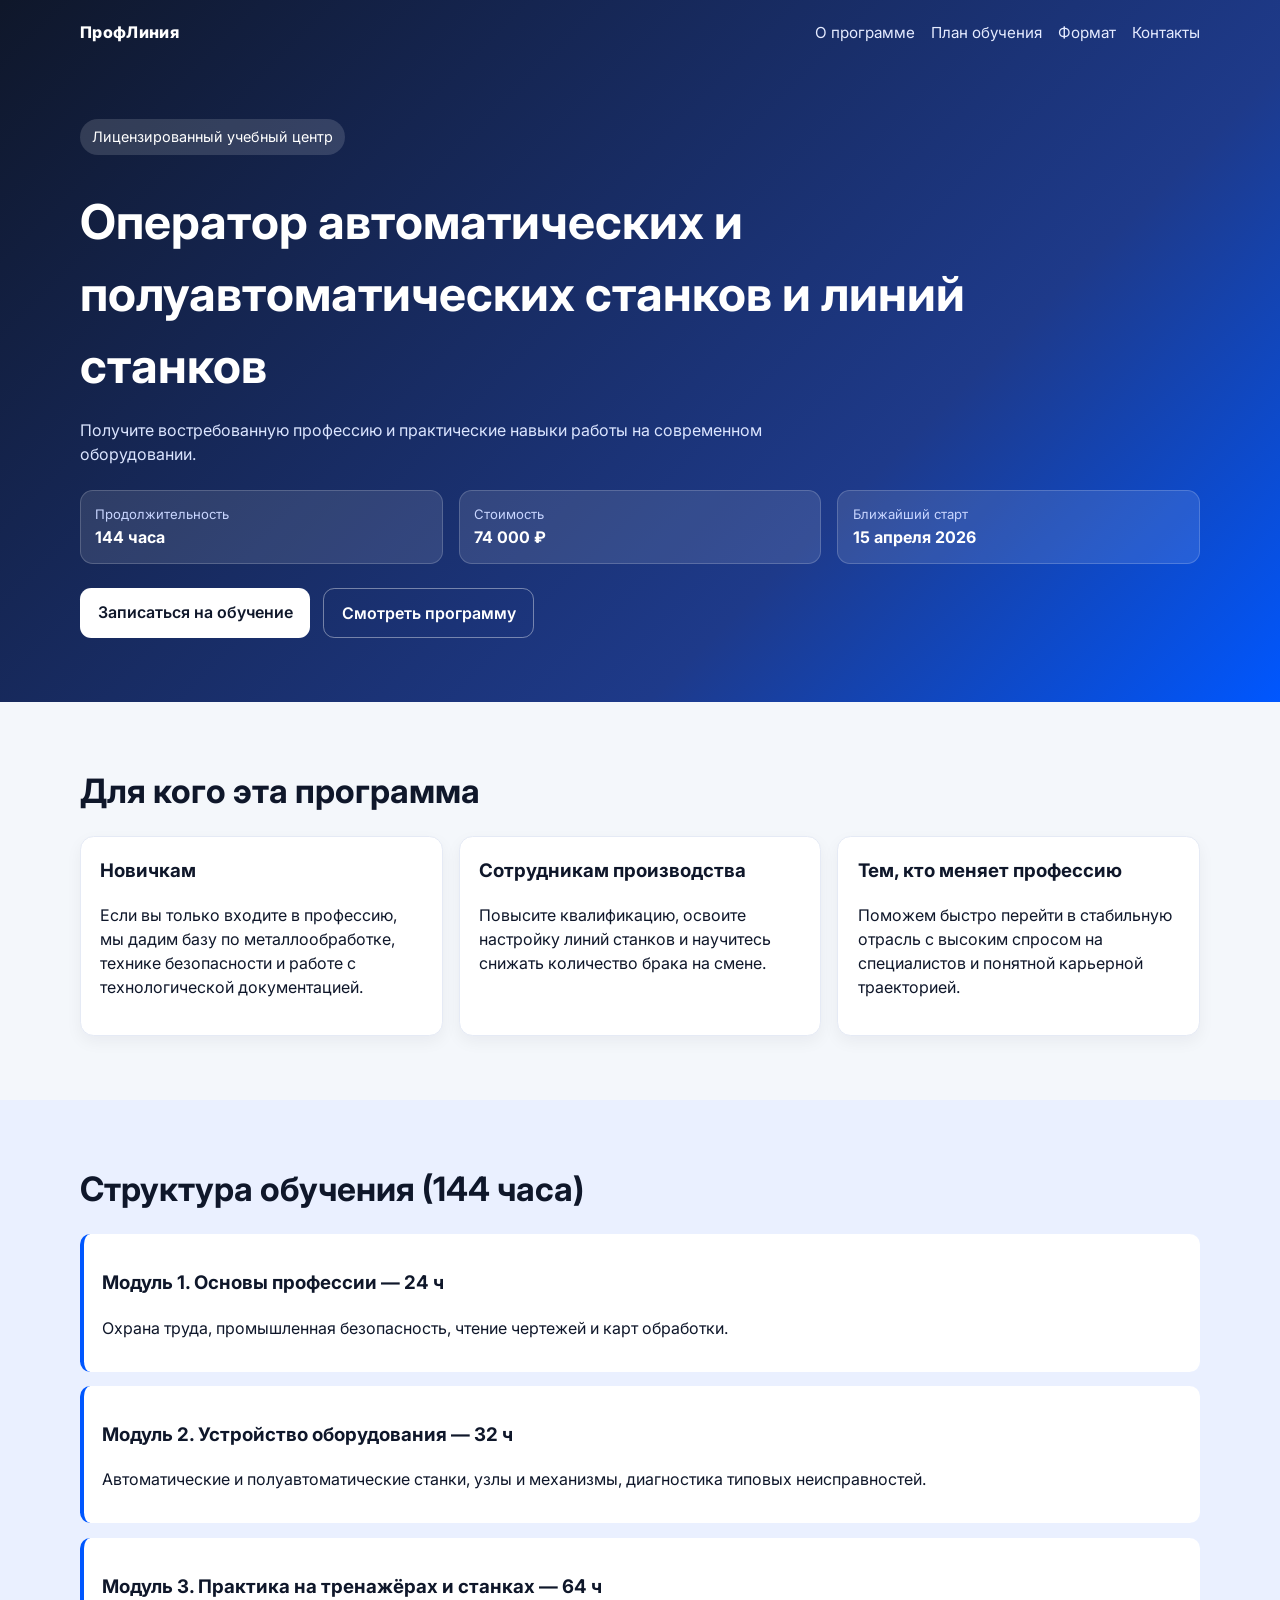
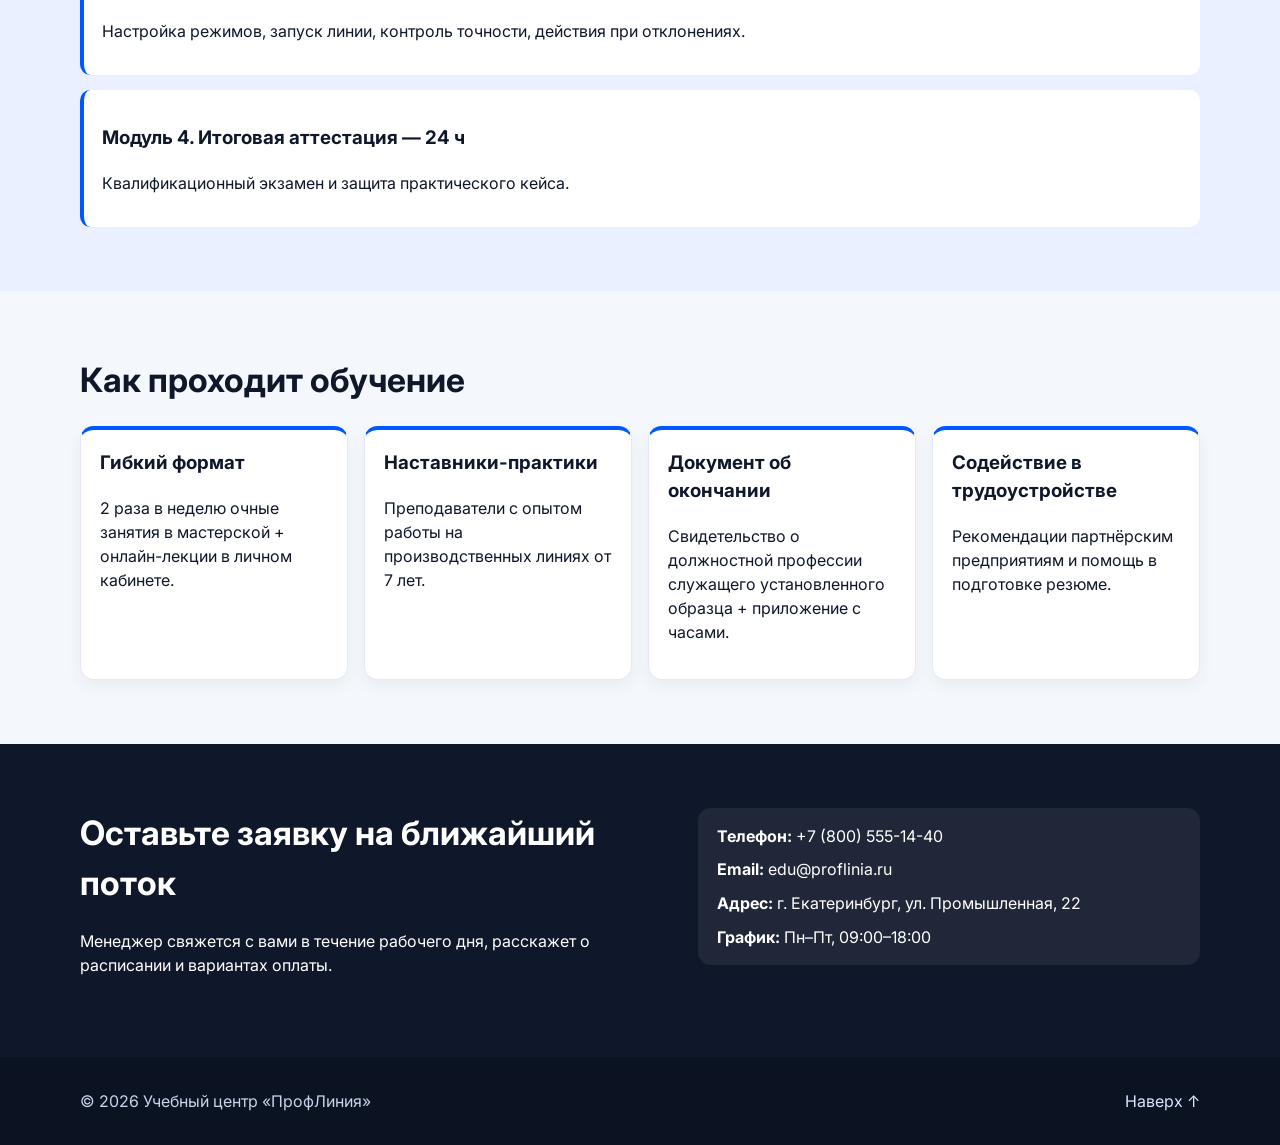
<file: index.html>
<!doctype html>
<html lang="ru">
  <head>
    <meta charset="UTF-8" />
    <meta name="viewport" content="width=device-width, initial-scale=1.0" />
    <meta
      name="description"
      content="Учебный центр ПрофЛиния: программа обучения Оператор автоматических и полуавтоматических станков и линий станков, 144 часа, 74 000 ₽."
    />
    <title>Учебный центр «ПрофЛиния» — Оператор станков</title>
    <link rel="preconnect" href="https://fonts.googleapis.com" />
    <link rel="preconnect" href="https://fonts.gstatic.com" crossorigin />
    <link
      href="https://fonts.googleapis.com/css2?family=Inter:wght@400;500;700;800&display=swap"
      rel="stylesheet"
    />
    <link rel="stylesheet" href="styles.css" />
  </head>
  <body>
    <header class="hero" id="top">
      <nav class="nav container">
        <div class="brand">ПрофЛиния</div>
        <ul class="nav__links">
          <li><a href="#about">О программе</a></li>
          <li><a href="#plan">План обучения</a></li>
          <li><a href="#format">Формат</a></li>
          <li><a href="#contacts">Контакты</a></li>
        </ul>
      </nav>

      <div class="hero__content container">
        <p class="hero__badge">Лицензированный учебный центр</p>
        <h1>Оператор автоматических и полуавтоматических станков и линий станков</h1>
        <p class="hero__subtitle">
          Получите востребованную профессию и практические навыки работы на современном
          оборудовании.
        </p>
        <div class="hero__stats">
          <div>
            <span class="label">Продолжительность</span>
            <strong>144 часа</strong>
          </div>
          <div>
            <span class="label">Стоимость</span>
            <strong>74 000 ₽</strong>
          </div>
          <div>
            <span class="label">Ближайший старт</span>
            <strong>15 апреля 2026</strong>
          </div>
        </div>
        <div class="hero__actions">
          <a class="btn btn--primary" href="#contacts">Записаться на обучение</a>
          <a class="btn btn--ghost" href="#plan">Смотреть программу</a>
        </div>
      </div>
    </header>

    <main>
      <section class="section container" id="about">
        <h2>Для кого эта программа</h2>
        <div class="grid grid--3">
          <article class="card">
            <h3>Новичкам</h3>
            <p>
              Если вы только входите в профессию, мы дадим базу по металлообработке,
              технике безопасности и работе с технологической документацией.
            </p>
          </article>
          <article class="card">
            <h3>Сотрудникам производства</h3>
            <p>
              Повысите квалификацию, освоите настройку линий станков и научитесь снижать
              количество брака на смене.
            </p>
          </article>
          <article class="card">
            <h3>Тем, кто меняет профессию</h3>
            <p>
              Поможем быстро перейти в стабильную отрасль с высоким спросом на специалистов
              и понятной карьерной траекторией.
            </p>
          </article>
        </div>
      </section>

      <section class="section section--accent" id="plan">
        <div class="container">
          <h2>Структура обучения (144 часа)</h2>
          <div class="timeline">
            <div class="timeline__item">
              <h3>Модуль 1. Основы профессии — 24 ч</h3>
              <p>Охрана труда, промышленная безопасность, чтение чертежей и карт обработки.</p>
            </div>
            <div class="timeline__item">
              <h3>Модуль 2. Устройство оборудования — 32 ч</h3>
              <p>
                Автоматические и полуавтоматические станки, узлы и механизмы, диагностика
                типовых неисправностей.
              </p>
            </div>
            <div class="timeline__item">
              <h3>Модуль 3. Практика на тренажёрах и станках — 64 ч</h3>
              <p>
                Настройка режимов, запуск линии, контроль точности, действия при отклонениях.
              </p>
            </div>
            <div class="timeline__item">
              <h3>Модуль 4. Итоговая аттестация — 24 ч</h3>
              <p>Квалификационный экзамен и защита практического кейса.</p>
            </div>
          </div>
        </div>
      </section>

      <section class="section container" id="format">
        <h2>Как проходит обучение</h2>
        <div class="grid grid--2">
          <article class="card card--feature">
            <h3>Гибкий формат</h3>
            <p>
              2 раза в неделю очные занятия в мастерской + онлайн-лекции в личном кабинете.
            </p>
          </article>
          <article class="card card--feature">
            <h3>Наставники-практики</h3>
            <p>
              Преподаватели с опытом работы на производственных линиях от 7 лет.
            </p>
          </article>
          <article class="card card--feature">
            <h3>Документ об окончании</h3>
            <p>
              Свидетельство о должностной профессии служащего установленного образца + приложение с
              часами.
            </p>
          </article>
          <article class="card card--feature">
            <h3>Содействие в трудоустройстве</h3>
            <p>
              Рекомендации партнёрским предприятиям и помощь в подготовке резюме.
            </p>
          </article>
        </div>
      </section>

      <section class="section section--cta" id="contacts">
        <div class="container cta">
          <div>
            <h2>Оставьте заявку на ближайший поток</h2>
            <p>
              Менеджер свяжется с вами в течение рабочего дня, расскажет о расписании и
              вариантах оплаты.
            </p>
          </div>
          <ul class="contact-list">
            <li><strong>Телефон:</strong> +7 (800) 555-14-40</li>
            <li><strong>Email:</strong> edu@proflinia.ru</li>
            <li><strong>Адрес:</strong> г. Екатеринбург, ул. Промышленная, 22</li>
            <li><strong>График:</strong> Пн–Пт, 09:00–18:00</li>
          </ul>
        </div>
      </section>
    </main>

    <footer class="footer">
      <div class="container footer__inner">
        <p>© 2026 Учебный центр «ПрофЛиния»</p>
        <a href="#top">Наверх ↑</a>
      </div>
    </footer>
  </body>
</html>
</file>
<file: styles.css>
:root {
  --bg: #f4f7fb;
  --ink: #0f172a;
  --brand: #0057ff;
  --brand-dark: #003cb4;
  --muted: #5b6475;
  --card: #ffffff;
  --accent: #eaf0ff;
}

* {
  box-sizing: border-box;
}

body {
  margin: 0;
  font-family: 'Inter', sans-serif;
  color: var(--ink);
  background: var(--bg);
  line-height: 1.5;
}

.container {
  width: min(1120px, 92%);
  margin: 0 auto;
}

.hero {
  background: linear-gradient(135deg, #0f172a, #1e3a8a 68%, #0057ff);
  color: #fff;
  padding-bottom: 4rem;
}

.nav {
  display: flex;
  justify-content: space-between;
  align-items: center;
  padding: 1.25rem 0;
}

.brand {
  font-weight: 800;
  letter-spacing: 0.02em;
}

.nav__links {
  list-style: none;
  display: flex;
  gap: 1rem;
  margin: 0;
  padding: 0;
}

.nav a {
  color: #e5ebff;
  text-decoration: none;
  font-size: 0.95rem;
}

.hero__content {
  padding-top: 2.5rem;
}

.hero__badge {
  display: inline-block;
  background: rgba(255, 255, 255, 0.14);
  padding: 0.45rem 0.75rem;
  border-radius: 999px;
  font-size: 0.9rem;
}

h1 {
  font-size: clamp(1.9rem, 4vw, 3rem);
  margin: 1rem 0 0.5rem;
  max-width: 920px;
}

.hero__subtitle {
  max-width: 760px;
  color: #dbe5ff;
  margin-bottom: 1.5rem;
}

.hero__stats {
  display: grid;
  gap: 1rem;
  grid-template-columns: repeat(auto-fit, minmax(160px, 1fr));
  margin: 1.5rem 0;
}

.hero__stats > div {
  background: rgba(255, 255, 255, 0.11);
  border: 1px solid rgba(255, 255, 255, 0.18);
  border-radius: 0.8rem;
  padding: 0.9rem;
}

.label {
  display: block;
  font-size: 0.82rem;
  color: #c9d6ff;
}

.hero__actions {
  display: flex;
  gap: 0.8rem;
  flex-wrap: wrap;
}

.btn {
  display: inline-block;
  text-decoration: none;
  font-weight: 600;
  padding: 0.75rem 1.1rem;
  border-radius: 0.7rem;
}

.btn--primary {
  background: #fff;
  color: #0f172a;
}

.btn--ghost {
  border: 1px solid rgba(255, 255, 255, 0.4);
  color: #fff;
}

.section {
  padding: 4rem 0;
}

.section h2 {
  margin-top: 0;
  margin-bottom: 1.25rem;
  font-size: clamp(1.4rem, 2.8vw, 2.1rem);
}

.grid {
  display: grid;
  gap: 1rem;
}

.grid--3 {
  grid-template-columns: repeat(auto-fit, minmax(220px, 1fr));
}

.grid--2 {
  grid-template-columns: repeat(auto-fit, minmax(260px, 1fr));
}

.card {
  background: var(--card);
  padding: 1.2rem;
  border-radius: 0.85rem;
  border: 1px solid #e5eaf5;
  box-shadow: 0 6px 16px rgba(15, 23, 42, 0.05);
}

.card h3 {
  margin-top: 0;
}

.section--accent {
  background: var(--accent);
}

.timeline {
  display: grid;
  gap: 0.9rem;
}

.timeline__item {
  background: #fff;
  border-left: 4px solid var(--brand);
  padding: 1rem 1.1rem;
  border-radius: 0.65rem;
}

.card--feature {
  border-top: 4px solid var(--brand);
}

.section--cta {
  background: #0f172a;
  color: #fff;
}

.cta {
  display: grid;
  grid-template-columns: 1.2fr 1fr;
  gap: 1rem;
  align-items: start;
}

.contact-list {
  margin: 0;
  padding: 1rem 1.2rem;
  list-style: none;
  background: rgba(255, 255, 255, 0.07);
  border-radius: 0.8rem;
}

.contact-list li + li {
  margin-top: 0.6rem;
}

.footer {
  background: #0b1222;
  color: #c9d4ea;
}

.footer__inner {
  padding: 1rem 0;
  display: flex;
  align-items: center;
  justify-content: space-between;
  gap: 1rem;
  flex-wrap: wrap;
}

.footer a {
  color: #dce5ff;
  text-decoration: none;
}

@media (max-width: 740px) {
  .nav {
    flex-direction: column;
    align-items: flex-start;
    gap: 0.65rem;
  }

  .nav__links {
    flex-wrap: wrap;
  }

  .cta {
    grid-template-columns: 1fr;
  }
}
</file>
